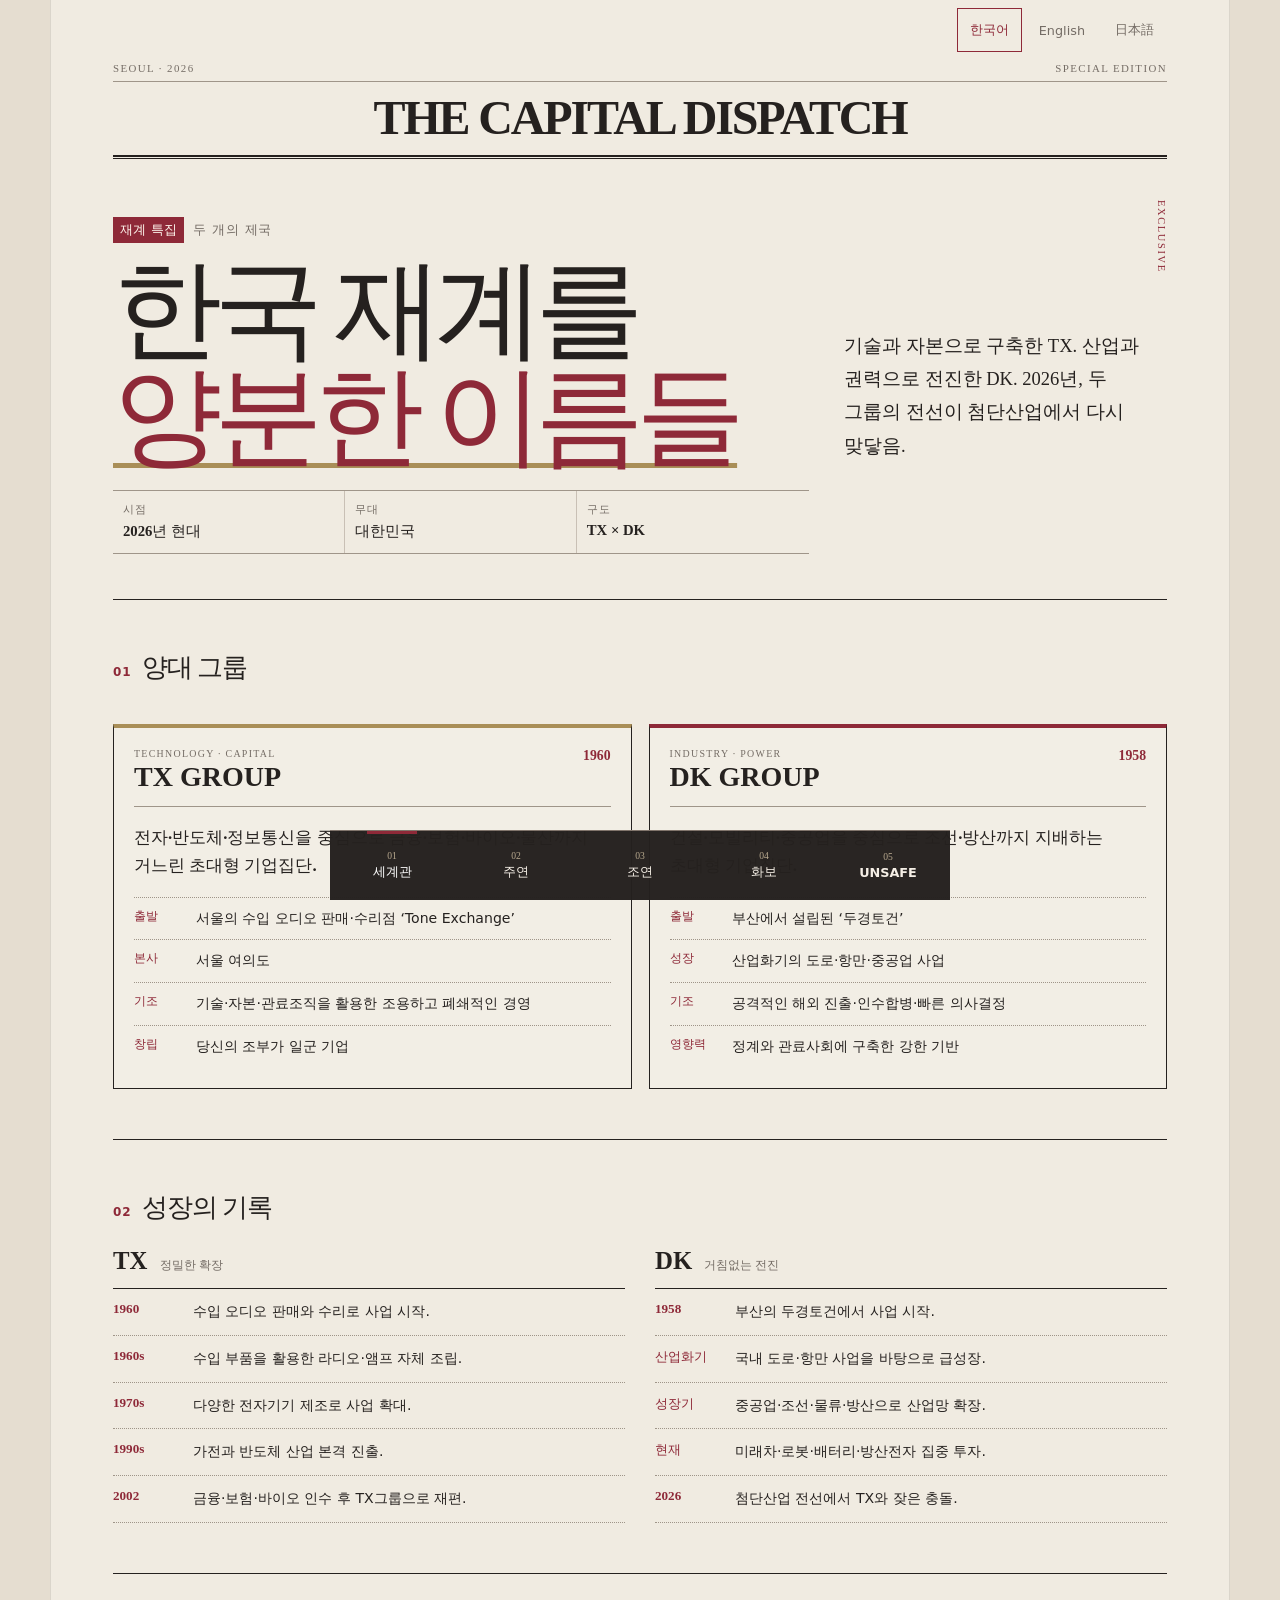
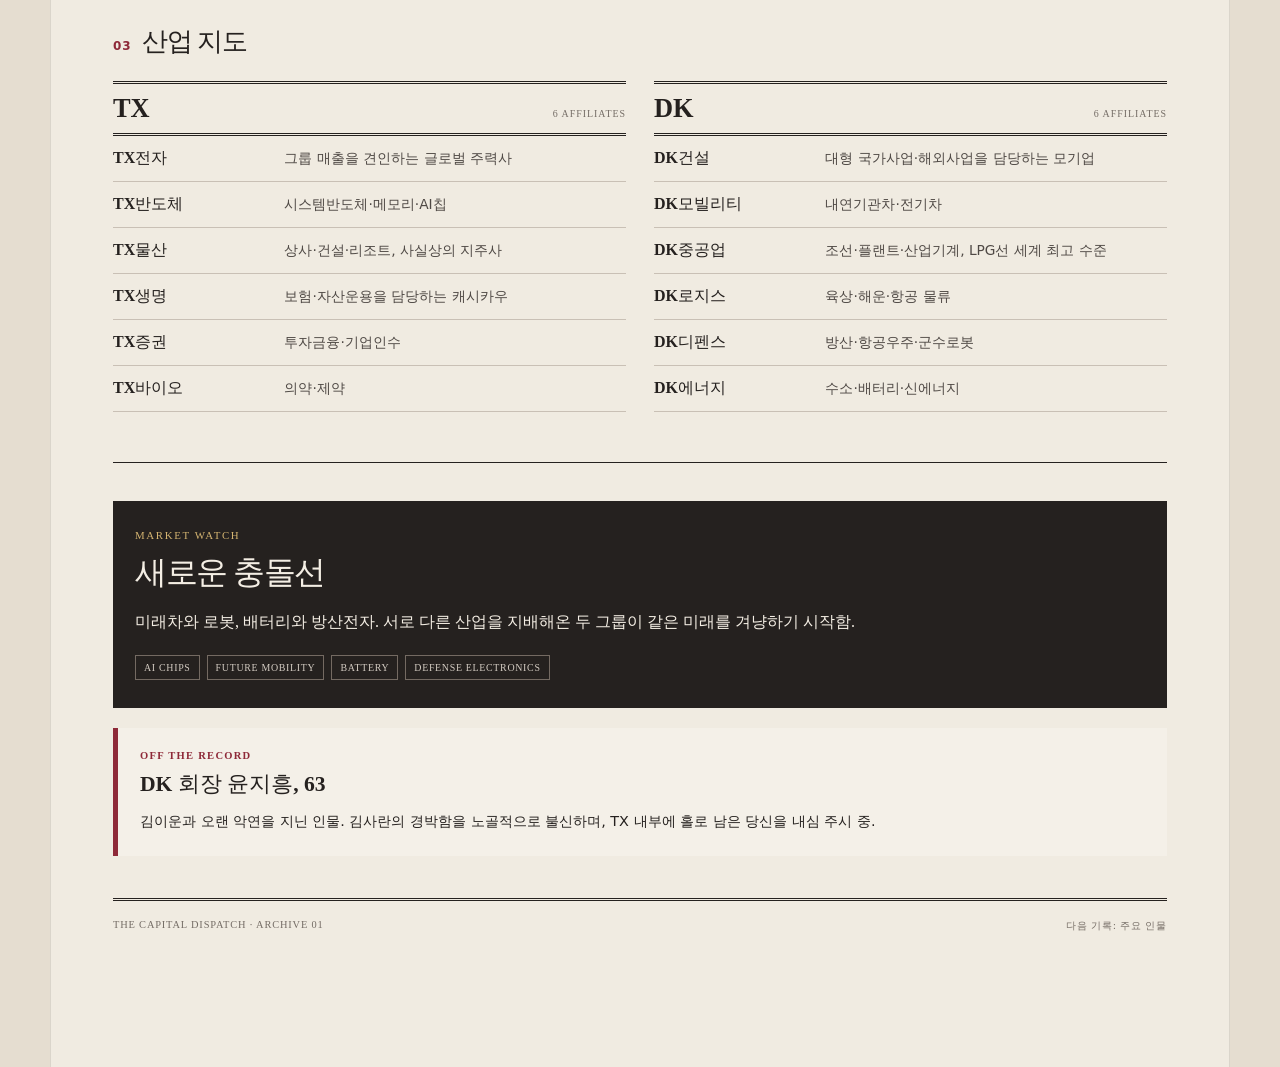
<file: index.html>
<!doctype html>
<html lang="ko">
<head>
  <meta charset="utf-8">
  <meta name="viewport" content="width=device-width, initial-scale=1, viewport-fit=cover">
  <meta name="theme-color" content="#eee8dd">
  <meta name="description" content="2026년 한국 재계를 양분한 TX그룹과 DK그룹의 역사와 계열사를 담은 RP 세계관 안내.">
  <title>적뿐인 집안엔 내 편이 없다 | 세계관</title>
  <link rel="icon" href="favicon.svg" type="image/svg+xml">
  <link rel="stylesheet" href="styles.css">
  <script src="translations.js" defer></script>
  <script src="language.js" defer></script>
</head>
<body>
  <a class="skip-link" href="#main">본문으로 이동</a>

  <header class="masthead" aria-label="특집 제호">
    <div class="masthead__meta">
      <span>SEOUL · 2026</span>
      <span>SPECIAL EDITION</span>
    </div>
    <div class="masthead__name">THE CAPITAL DISPATCH</div>
    <div class="masthead__rule" aria-hidden="true"></div>
  </header>

  <main id="main">
    <article class="lead-story">
      <p class="kicker"><span>재계 특집</span> 두 개의 제국</p>
      <h1>한국 재계를<br><em>양분한 이름들</em></h1>
      <p class="lead-story__summary">
        기술과 자본으로 구축한 TX.
        산업과 권력으로 전진한 DK.
        2026년, 두 그룹의 전선이 첨단산업에서 다시 맞닿음.
      </p>
      <dl class="edition-data" aria-label="세계관 기본 정보">
        <div><dt>시점</dt><dd>2026년 현대</dd></div>
        <div><dt>무대</dt><dd>대한민국</dd></div>
        <div><dt>구도</dt><dd>TX × DK</dd></div>
      </dl>
    </article>

    <section class="empire-grid" aria-labelledby="empire-title">
      <h2 id="empire-title" class="section-heading">
        <span>01</span> 양대 그룹
      </h2>

      <article class="group-card group-card--tx">
        <header class="group-card__header">
          <div>
            <p class="group-card__eyebrow">TECHNOLOGY · CAPITAL</p>
            <h3>TX GROUP</h3>
          </div>
          <span class="founding-year">1960</span>
        </header>
        <p class="group-card__lead">
          전자·반도체·정보통신을 중심으로 금융·보험·바이오·물산까지 거느린 초대형 기업집단.
        </p>
        <ul class="fact-list">
          <li><b>출발</b><span>서울의 수입 오디오 판매·수리점 ‘Tone Exchange’</span></li>
          <li><b>본사</b><span>서울 여의도</span></li>
          <li><b>기조</b><span>기술·자본·관료조직을 활용한 조용하고 폐쇄적인 경영</span></li>
          <li><b>창립</b><span>당신의 조부가 일군 기업</span></li>
        </ul>
      </article>

      <article class="group-card group-card--dk">
        <header class="group-card__header">
          <div>
            <p class="group-card__eyebrow">INDUSTRY · POWER</p>
            <h3>DK GROUP</h3>
          </div>
          <span class="founding-year">1958</span>
        </header>
        <p class="group-card__lead">
          건설·모빌리티·중공업을 중심으로 조선·방산까지 지배하는 초대형 기업집단.
        </p>
        <ul class="fact-list">
          <li><b>출발</b><span>부산에서 설립된 ‘두경토건’</span></li>
          <li><b>성장</b><span>산업화기의 도로·항만·중공업 사업</span></li>
          <li><b>기조</b><span>공격적인 해외 진출·인수합병·빠른 의사결정</span></li>
          <li><b>영향력</b><span>정계와 관료사회에 구축한 강한 기반</span></li>
        </ul>
      </article>
    </section>

    <section class="history" aria-labelledby="history-title">
      <h2 id="history-title" class="section-heading">
        <span>02</span> 성장의 기록
      </h2>

      <div class="history__columns">
        <article class="timeline">
          <h3>TX <small>정밀한 확장</small></h3>
          <ol>
            <li><time>1960</time><p>수입 오디오 판매와 수리로 사업 시작.</p></li>
            <li><time>1960s</time><p>수입 부품을 활용한 라디오·앰프 자체 조립.</p></li>
            <li><time>1970s</time><p>다양한 전자기기 제조로 사업 확대.</p></li>
            <li><time>1990s</time><p>가전과 반도체 산업 본격 진출.</p></li>
            <li><time>2002</time><p>금융·보험·바이오 인수 후 TX그룹으로 재편.</p></li>
          </ol>
        </article>

        <article class="timeline">
          <h3>DK <small>거침없는 전진</small></h3>
          <ol>
            <li><time>1958</time><p>부산의 두경토건에서 사업 시작.</p></li>
            <li><time>산업화기</time><p>국내 도로·항만 사업을 바탕으로 급성장.</p></li>
            <li><time>성장기</time><p>중공업·조선·물류·방산으로 산업망 확장.</p></li>
            <li><time>현재</time><p>미래차·로봇·배터리·방산전자 집중 투자.</p></li>
            <li><time>2026</time><p>첨단산업 전선에서 TX와 잦은 충돌.</p></li>
          </ol>
        </article>
      </div>
    </section>

    <section class="affiliates" aria-labelledby="affiliate-title">
      <h2 id="affiliate-title" class="section-heading">
        <span>03</span> 산업 지도
      </h2>

      <div class="affiliate-columns">
        <article>
          <header class="affiliate-columns__header">
            <h3>TX</h3><span>6 AFFILIATES</span>
          </header>
          <dl class="affiliate-list">
            <div><dt>TX전자</dt><dd>그룹 매출을 견인하는 글로벌 주력사</dd></div>
            <div><dt>TX반도체</dt><dd>시스템반도체·메모리·AI칩</dd></div>
            <div><dt>TX물산</dt><dd>상사·건설·리조트, 사실상의 지주사</dd></div>
            <div><dt>TX생명</dt><dd>보험·자산운용을 담당하는 캐시카우</dd></div>
            <div><dt>TX증권</dt><dd>투자금융·기업인수</dd></div>
            <div><dt>TX바이오</dt><dd>의약·제약</dd></div>
          </dl>
        </article>

        <article>
          <header class="affiliate-columns__header">
            <h3>DK</h3><span>6 AFFILIATES</span>
          </header>
          <dl class="affiliate-list">
            <div><dt>DK건설</dt><dd>대형 국가사업·해외사업을 담당하는 모기업</dd></div>
            <div><dt>DK모빌리티</dt><dd>내연기관차·전기차</dd></div>
            <div><dt>DK중공업</dt><dd>조선·플랜트·산업기계, LPG선 세계 최고 수준</dd></div>
            <div><dt>DK로지스</dt><dd>육상·해운·항공 물류</dd></div>
            <div><dt>DK디펜스</dt><dd>방산·항공우주·군수로봇</dd></div>
            <div><dt>DK에너지</dt><dd>수소·배터리·신에너지</dd></div>
          </dl>
        </article>
      </div>
    </section>

    <section class="fault-line" aria-labelledby="fault-title">
      <div class="fault-line__label">MARKET WATCH</div>
      <h2 id="fault-title">새로운 충돌선</h2>
      <p>
        미래차와 로봇, 배터리와 방산전자.
        서로 다른 산업을 지배해온 두 그룹이 같은 미래를 겨냥하기 시작함.
      </p>
      <ul aria-label="충돌 산업">
        <li>AI CHIPS</li>
        <li>FUTURE MOBILITY</li>
        <li>BATTERY</li>
        <li>DEFENSE ELECTRONICS</li>
      </ul>
    </section>

    <aside class="chairman-note" aria-labelledby="chairman-title">
      <p class="chairman-note__mark">OFF THE RECORD</p>
      <h2 id="chairman-title">DK 회장 윤지흥, 63</h2>
      <p>
        김이운과 오랜 악연을 지닌 인물.
        김사란의 경박함을 노골적으로 불신하며, TX 내부에 홀로 남은 당신을 내심 주시 중.
      </p>
    </aside>
  </main>

  <footer class="page-footer">
    <p>THE CAPITAL DISPATCH · ARCHIVE 01</p>
    <p>다음 기록: 주요 인물</p>
  </footer>

  <nav class="bottom-nav" aria-label="페이지 탐색">
    <a href="index.html" aria-current="page"><b>01</b><span>세계관</span></a>
    <a href="leads.html"><b>02</b><span>주연</span></a>
    <a href="supporting.html"><b>03</b><span>조연</span></a>
    <a href="gallery.html"><b>04</b><span>화보</span></a>
    <a href="unsafe.html"><b>05</b><span>UNSAFE</span></a>
  </nav>
</body>
</html>
</file>
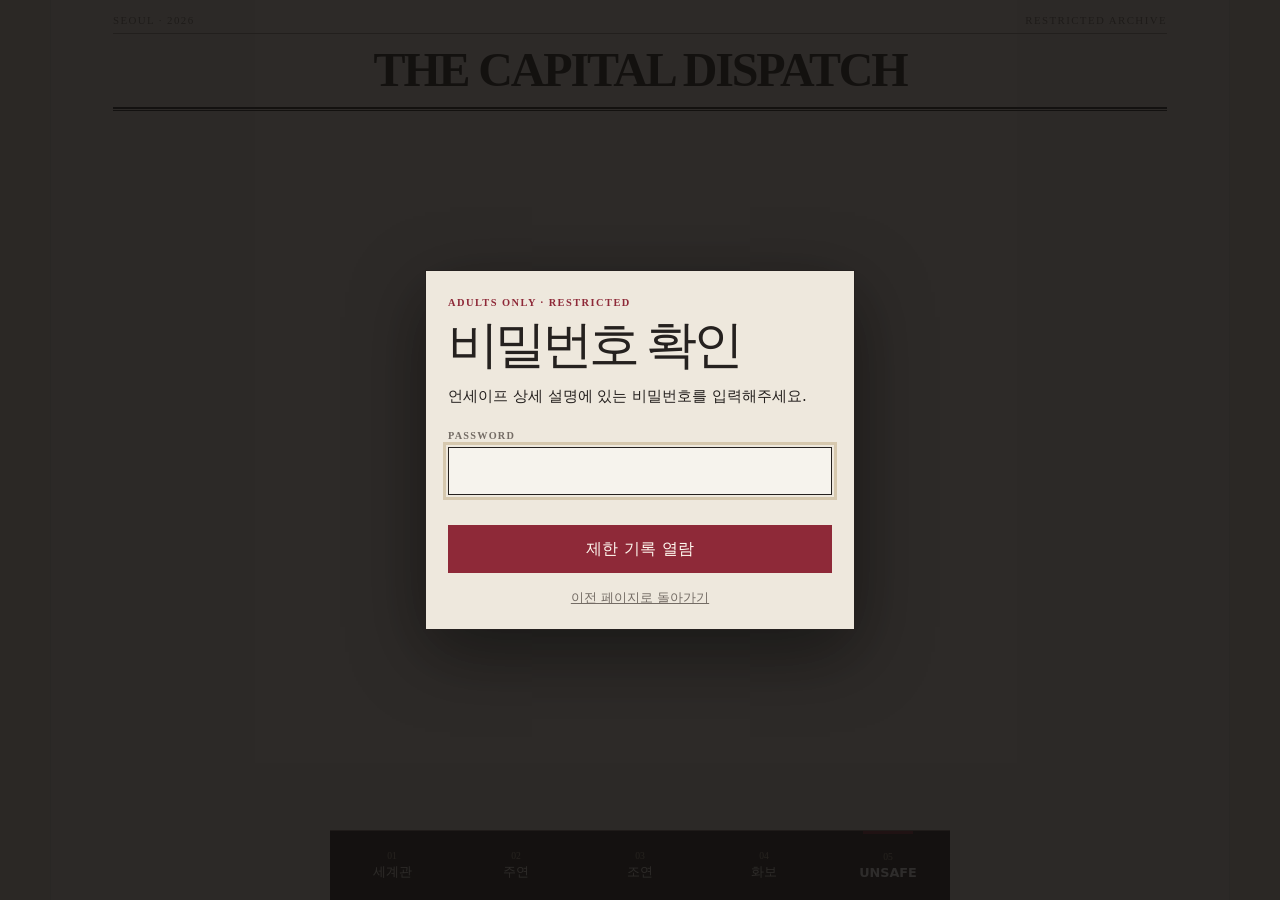
<file: unsafe.html>
<!doctype html>
<html lang="ko">
<head>
  <meta charset="utf-8">
  <meta name="viewport" content="width=device-width, initial-scale=1, viewport-fit=cover">
  <meta name="theme-color" content="#25211f">
  <meta name="description" content="성인 이용자를 위한 제한 열람 이미지 아카이브.">
  <title>적뿐인 집안엔 내 편이 없다 | UNSAFE</title>
  <link rel="icon" href="favicon.svg" type="image/svg+xml">
  <link rel="stylesheet" href="styles.css">
  <script src="unsafe.js" defer></script>
</head>
<body class="restricted-page is-locked">
  <a class="skip-link" href="#main">본문으로 이동</a>

  <header class="masthead" aria-label="특집 제호">
    <div class="masthead__meta">
      <span>SEOUL · 2026</span>
      <span>RESTRICTED ARCHIVE</span>
    </div>
    <div class="masthead__name">THE CAPITAL DISPATCH</div>
    <div class="masthead__rule" aria-hidden="true"></div>
  </header>

  <main id="main" class="restricted-content" hidden>
    <article class="people-lead restricted-lead">
      <p class="kicker"><span>성인 전용</span> 제한 열람 기록</p>
      <h1>공개되지 않은<br><em>사적인 기록</em></h1>
      <p>
        비밀번호 확인을 마친 성인 이용자만 열람 가능한 이미지 아카이브.
        수록 이미지는 원본 비율 그대로 제공됨.
      </p>
    </article>

    <section class="archive-section archive-section--itae" aria-labelledby="unsafe-itae">
      <header class="archive-heading">
        <div><p>RESTRICTED Y · 12—20</p><h2 id="unsafe-itae">윤이태</h2></div>
        <span>AUTHORIZED ACCESS</span>
      </header>
      <div class="image-archive" id="unsafe-itae-images"></div>
    </section>

    <section class="archive-section archive-section--mugyeong" aria-labelledby="unsafe-mugyeong">
      <header class="archive-heading">
        <div><p>RESTRICTED C · 12—20</p><h2 id="unsafe-mugyeong">차무경</h2></div>
        <span>AUTHORIZED ACCESS</span>
      </header>
      <div class="image-archive" id="unsafe-mugyeong-images"></div>
    </section>
  </main>

  <footer class="page-footer restricted-content" hidden>
    <p>THE CAPITAL DISPATCH · ARCHIVE 05</p>
    <p>RESTRICTED MATERIAL</p>
  </footer>

  <dialog class="password-dialog" id="password-dialog" aria-labelledby="password-title" aria-describedby="password-guide">
    <form method="dialog" id="password-form">
      <p class="password-dialog__mark">ADULTS ONLY · RESTRICTED</p>
      <h1 id="password-title">비밀번호 확인</h1>
      <p id="password-guide">언세이프 상세 설명에 있는 비밀번호를 입력해주세요.</p>
      <label for="archive-password">PASSWORD</label>
      <input id="archive-password" name="password" type="password" autocomplete="off" required>
      <p class="password-dialog__error" id="password-error" role="alert" aria-live="polite"></p>
      <button type="submit">제한 기록 열람</button>
      <a href="gallery.html">이전 페이지로 돌아가기</a>
    </form>
  </dialog>

  <nav class="bottom-nav" aria-label="페이지 탐색">
    <a href="index.html"><b>01</b><span>세계관</span></a>
    <a href="leads.html"><b>02</b><span>주연</span></a>
    <a href="supporting.html"><b>03</b><span>조연</span></a>
    <a href="gallery.html"><b>04</b><span>화보</span></a>
    <a href="unsafe.html" aria-current="page"><b>05</b><span>UNSAFE</span></a>
  </nav>
</body>
</html>
</file>
<file: styles.css>
:root {
  color-scheme: light;
  --paper: #eee8dd;
  --paper-deep: #e5ddd0;
  --ink: #25211f;
  --muted: #746c65;
  --rule: #9f9589;
  --rule-light: #c9c0b5;
  --wine: #8e2938;
  --gold: #a98e57;
  --nav-height: 70px;
  font-family: system-ui, -apple-system, BlinkMacSystemFont, "Apple SD Gothic Neo", "Malgun Gothic", sans-serif;
  font-synthesis: none;
}

* { box-sizing: border-box; }

html {
  background: var(--paper-deep);
  scroll-behavior: auto;
}

body {
  width: min(100%, 1180px);
  min-height: 100vh;
  margin: 0 auto;
  padding: 0 18px calc(var(--nav-height) + env(safe-area-inset-bottom) + 34px);
  color: var(--ink);
  background:
    linear-gradient(rgba(255,255,255,.12), rgba(255,255,255,.12)),
    var(--paper);
  border-inline: 1px solid rgba(75, 66, 58, .13);
  text-rendering: optimizeLegibility;
  overflow-wrap: break-word;
}

a { color: inherit; }

.skip-link {
  position: fixed;
  z-index: 100;
  left: 12px;
  top: 12px;
  padding: 10px 14px;
  color: white;
  background: var(--ink);
  transform: translateY(-160%);
}

.skip-link:focus { transform: none; }

.masthead {
  padding: 14px 0 0;
  border-bottom: 3px double var(--ink);
}

.masthead__meta {
  display: flex;
  justify-content: space-between;
  gap: 16px;
  padding-bottom: 7px;
  color: var(--muted);
  font-family: Georgia, "Times New Roman", serif;
  font-size: .68rem;
  letter-spacing: .13em;
}

.masthead__name {
  padding: 8px 0 10px;
  border-top: 1px solid var(--rule);
  font-family: Georgia, "Times New Roman", "Batang", serif;
  font-size: clamp(1.45rem, 6.5vw, 3rem);
  font-weight: 700;
  letter-spacing: -.045em;
  text-align: center;
}

.masthead__rule { border-top: 1px solid var(--ink); }

main { display: block; }

.lead-story {
  position: relative;
  padding: 38px 0 32px;
  border-bottom: 1px solid var(--ink);
}

.lead-story::after {
  content: "EXCLUSIVE";
  position: absolute;
  right: 0;
  top: 41px;
  color: var(--wine);
  font-family: Georgia, serif;
  font-size: .65rem;
  letter-spacing: .16em;
  writing-mode: vertical-rl;
}

.kicker {
  display: flex;
  align-items: center;
  gap: 9px;
  margin: 0 34px 14px 0;
  color: var(--muted);
  font-size: .82rem;
  font-weight: 700;
  letter-spacing: .06em;
}

.kicker span {
  padding: 4px 7px;
  color: #fff8ef;
  background: var(--wine);
  letter-spacing: 0;
}

h1, h2, h3, p { margin-top: 0; }

h1 {
  max-width: 12ch;
  margin-bottom: 20px;
  font-family: Georgia, "Times New Roman", "Batang", serif;
  font-size: clamp(2.6rem, 12vw, 6.8rem);
  line-height: .98;
  letter-spacing: -.075em;
  word-break: keep-all;
}

h1 em {
  color: var(--wine);
  font-style: normal;
  text-decoration: underline;
  text-decoration-color: var(--gold);
  text-decoration-thickness: .05em;
  text-underline-offset: .09em;
}

.lead-story__summary {
  max-width: 580px;
  margin-bottom: 27px;
  font-family: Georgia, "Times New Roman", "Batang", serif;
  font-size: 1.06rem;
  line-height: 1.8;
  word-break: keep-all;
}

.edition-data {
  display: grid;
  grid-template-columns: repeat(3, minmax(0, 1fr));
  margin: 0;
  border-block: 1px solid var(--rule);
}

.edition-data div {
  padding: 12px 10px;
  border-right: 1px solid var(--rule-light);
}

.edition-data div:last-child { border-right: 0; }
.edition-data dt { color: var(--muted); font-size: .68rem; font-weight: 800; letter-spacing: .08em; }
.edition-data dd { margin: 5px 0 0; font-family: Georgia, "Batang", serif; font-size: .92rem; font-weight: 700; }

section { padding: 38px 0; border-bottom: 1px solid var(--ink); }

.section-heading {
  display: flex;
  align-items: baseline;
  gap: 10px;
  margin-bottom: 22px;
  font-family: Georgia, "Times New Roman", "Batang", serif;
  font-size: 1.65rem;
  letter-spacing: -.04em;
}

.section-heading span {
  color: var(--wine);
  font-family: system-ui, sans-serif;
  font-size: .75rem;
  letter-spacing: .08em;
}

.empire-grid { display: grid; gap: 17px; }
.empire-grid > .section-heading { grid-column: 1 / -1; }

.group-card {
  padding: 20px;
  border: 1px solid var(--ink);
  background: rgba(255,255,255,.14);
}

.group-card--dk { border-top-color: var(--wine); border-top-width: 4px; }
.group-card--tx { border-top-color: var(--gold); border-top-width: 4px; }

.group-card__header {
  display: flex;
  align-items: start;
  justify-content: space-between;
  gap: 14px;
  padding-bottom: 15px;
  border-bottom: 1px solid var(--rule);
}

.group-card__eyebrow {
  margin-bottom: 4px;
  color: var(--muted);
  font-family: Georgia, serif;
  font-size: .62rem;
  letter-spacing: .13em;
}

.group-card h3 {
  margin: 0;
  font-family: Georgia, "Times New Roman", serif;
  font-size: 1.75rem;
  line-height: 1;
}

.founding-year {
  color: var(--wine);
  font-family: Georgia, serif;
  font-size: .86rem;
  font-weight: 700;
}

.group-card__lead {
  margin: 17px 0;
  font-family: Georgia, "Batang", serif;
  font-size: 1.05rem;
  font-weight: 700;
  line-height: 1.65;
  word-break: keep-all;
}

.fact-list { display: grid; gap: 0; margin: 0; padding: 0; list-style: none; }
.fact-list li { display: grid; grid-template-columns: 52px 1fr; gap: 10px; padding: 10px 0; border-top: 1px dotted var(--rule); font-size: .88rem; line-height: 1.55; }
.fact-list b { color: var(--wine); font-size: .72rem; letter-spacing: .04em; }

.history__columns { display: grid; gap: 30px; }
.timeline h3 { margin-bottom: 13px; font-family: Georgia, serif; font-size: 1.55rem; }
.timeline h3 small { margin-left: 6px; color: var(--muted); font-family: inherit; font-size: .72rem; font-weight: 400; }
.timeline ol { margin: 0; padding: 0; list-style: none; border-top: 1px solid var(--ink); }
.timeline li { display: grid; grid-template-columns: 68px 1fr; gap: 12px; padding: 12px 0; border-bottom: 1px dotted var(--rule); }
.timeline time { color: var(--wine); font-family: Georgia, serif; font-size: .82rem; font-weight: 700; }
.timeline p { margin: 0; font-size: .88rem; line-height: 1.55; }

.affiliate-columns { display: grid; gap: 28px; }
.affiliate-columns__header { display: flex; align-items: baseline; justify-content: space-between; padding: 9px 0; border-block: 3px double var(--ink); }
.affiliate-columns__header h3 { margin: 0; font-family: Georgia, serif; font-size: 1.65rem; }
.affiliate-columns__header span { color: var(--muted); font-family: Georgia, serif; font-size: .62rem; letter-spacing: .1em; }
.affiliate-list { margin: 0; }
.affiliate-list div { display: grid; grid-template-columns: minmax(95px, .7fr) 1.5fr; gap: 12px; padding: 12px 0; border-bottom: 1px solid var(--rule-light); }
.affiliate-list dt { font-family: Georgia, "Batang", serif; font-weight: 700; }
.affiliate-list dd { margin: 0; color: #4f4945; font-size: .86rem; line-height: 1.5; }

.fault-line {
  margin-top: 38px;
  padding: 28px 22px;
  color: #f4eee4;
  background: var(--ink);
  border: 0;
}

.fault-line__label { margin-bottom: 10px; color: #d4b471; font-family: Georgia, serif; font-size: .68rem; letter-spacing: .15em; }
.fault-line h2 { margin-bottom: 13px; font-family: Georgia, "Batang", serif; font-size: 2rem; letter-spacing: -.045em; }
.fault-line p { margin-bottom: 20px; font-family: Georgia, "Batang", serif; line-height: 1.7; word-break: keep-all; }
.fault-line ul { display: flex; flex-wrap: wrap; gap: 7px; margin: 0; padding: 0; list-style: none; }
.fault-line li { padding: 6px 8px; border: 1px solid #746a62; color: #d4ccc3; font-family: Georgia, serif; font-size: .62rem; letter-spacing: .07em; }

.chairman-note {
  margin: 20px 0 42px;
  padding: 22px;
  border-left: 5px solid var(--wine);
  background: rgba(255,255,255,.22);
}

.chairman-note__mark { margin-bottom: 8px; color: var(--wine); font-family: Georgia, serif; font-size: .66rem; font-weight: 700; letter-spacing: .12em; }
.chairman-note h2 { margin-bottom: 11px; font-family: Georgia, "Batang", serif; font-size: 1.35rem; }
.chairman-note p:last-child { margin: 0; font-size: .9rem; line-height: 1.7; word-break: keep-all; }

.page-footer {
  display: flex;
  justify-content: space-between;
  gap: 18px;
  padding: 18px 0 30px;
  border-top: 3px double var(--ink);
  color: var(--muted);
  font-family: Georgia, serif;
  font-size: .65rem;
  letter-spacing: .08em;
}

.page-footer p { margin: 0; }

.bottom-nav {
  position: fixed;
  z-index: 50;
  left: 50%;
  bottom: 0;
  display: grid;
  grid-template-columns: repeat(5, 1fr);
  width: min(100%, 620px);
  height: calc(var(--nav-height) + env(safe-area-inset-bottom));
  padding-bottom: env(safe-area-inset-bottom);
  color: #f5efe6;
  background: rgba(37, 33, 31, .98);
  border-top: 1px solid #81756c;
  transform: translateX(-50%);
}

.bottom-nav > * {
  display: flex;
  flex-direction: column;
  align-items: center;
  justify-content: center;
  min-width: 0;
  min-height: 44px;
  text-decoration: none;
}

.bottom-nav b { color: #b7a88e; font-family: Georgia, serif; font-size: .6rem; font-weight: 400; }
.bottom-nav span span, .bottom-nav a span { margin-top: 3px; font-size: clamp(.62rem, 2.8vw, .8rem); font-weight: 700; white-space: nowrap; }
.bottom-nav [aria-current="page"] { position: relative; color: white; }
.bottom-nav [aria-current="page"]::before { content: ""; position: absolute; left: 30%; right: 30%; top: 0; height: 3px; background: var(--wine); }
.bottom-nav [aria-disabled="true"] { color: #817a74; }

.people-lead {
  padding: 38px 0 34px;
  border-bottom: 3px double var(--ink);
}

.people-lead h1 { margin-bottom: 18px; }

.people-lead > p:last-child {
  max-width: 590px;
  margin-bottom: 0;
  font-family: Georgia, "Times New Roman", "Batang", serif;
  font-size: 1.03rem;
  line-height: 1.8;
  word-break: keep-all;
}

.profile {
  padding: 38px 0 46px;
  border-bottom: 1px solid var(--ink);
}

.profile__headline {
  display: flex;
  align-items: center;
  justify-content: space-between;
  gap: 18px;
  padding: 8px 0;
  border-block: 1px solid var(--ink);
  font-family: Georgia, "Times New Roman", serif;
  font-size: .64rem;
  letter-spacing: .13em;
}

.profile__headline p { margin: 0; }
.profile__headline span { color: var(--wine); font-weight: 700; }

.profile__hero {
  display: grid;
  gap: 24px;
  padding: 22px 0 28px;
}

.portrait-mount {
  display: grid;
  place-items: center;
  aspect-ratio: 2 / 3;
  max-height: 650px;
  border: 1px solid var(--ink);
  background:
    linear-gradient(145deg, rgba(181,154,97,.12), transparent 42%),
    repeating-linear-gradient(0deg, transparent 0 34px, rgba(37,33,31,.045) 34px 35px),
    rgba(255,255,255,.14);
}

.portrait-mount span {
  color: rgba(37,33,31,.18);
  font-family: Georgia, serif;
  font-size: clamp(5rem, 28vw, 11rem);
  font-weight: 700;
  letter-spacing: -.1em;
}

.portrait-mount small {
  align-self: end;
  margin-bottom: 18px;
  color: var(--muted);
  font-family: Georgia, serif;
  font-size: .6rem;
  letter-spacing: .14em;
}

.portrait-mount--image {
  display: flex;
  aspect-ratio: 2 / 3;
  margin: 0;
  padding: 0;
  overflow: hidden;
}

.portrait-mount--image img {
  display: block;
  width: 100%;
  height: 100%;
  object-fit: contain;
}

.profile__hero .portrait-mount--image {
  aspect-ratio: 3 / 2;
  max-height: none;
}

.portrait-mount--itae { border-top: 4px solid var(--wine); }
.portrait-mount--mugyeong { border-top: 4px solid var(--gold); }

.profile__identity { align-self: end; }

.profile__position {
  margin-bottom: 8px;
  color: var(--wine);
  font-size: .76rem;
  font-weight: 800;
  letter-spacing: .02em;
}

.profile__identity h2 {
  margin: 0;
  font-family: Georgia, "Times New Roman", "Batang", serif;
  font-size: clamp(3.1rem, 15vw, 6.2rem);
  line-height: .98;
  letter-spacing: -.08em;
}

.profile__roman {
  margin: 10px 0 18px;
  color: var(--muted);
  font-family: Georgia, serif;
  font-size: .7rem;
  letter-spacing: .14em;
}

.profile-badges {
  display: grid;
  grid-template-columns: repeat(2, minmax(0, 1fr));
  margin: 0 0 20px;
  padding: 0;
  border-block: 1px solid var(--rule);
  list-style: none;
}

.profile-badges li {
  padding: 10px 8px;
  border-right: 1px solid var(--rule-light);
  border-bottom: 1px solid var(--rule-light);
  font-family: Georgia, "Batang", serif;
  font-size: .86rem;
}

.profile-badges li:nth-child(2n) { border-right: 0; }
.profile-badges li:nth-last-child(-n+2) { border-bottom: 0; }
.profile-badges b { display: block; margin-bottom: 3px; color: var(--gold); font-family: system-ui, sans-serif; font-size: .62rem; letter-spacing: .08em; }

.profile__dek {
  margin: 0;
  font-family: Georgia, "Times New Roman", "Batang", serif;
  font-size: 1.08rem;
  font-weight: 700;
  line-height: 1.7;
  word-break: keep-all;
}

.record-grid { display: grid; gap: 14px; }

.record-block {
  padding: 20px;
  border: 1px solid var(--ink);
}

.record-block--private {
  color: #f5eee4;
  background: var(--ink);
}

.record-label {
  margin-bottom: 7px;
  color: var(--wine);
  font-family: Georgia, serif;
  font-size: .65rem;
  font-weight: 700;
  letter-spacing: .14em;
}

.record-block--private .record-label { color: #d4b471; }
.record-block h3 { margin-bottom: 14px; font-family: Georgia, "Batang", serif; font-size: 1.35rem; }
.record-block ul { margin: 0; padding: 0; list-style: none; }
.record-block li { position: relative; padding: 9px 0 9px 16px; border-top: 1px dotted var(--rule); font-size: .88rem; line-height: 1.6; word-break: keep-all; }
.record-block li::before { content: "▪"; position: absolute; left: 0; color: var(--wine); }
.record-block--private li { border-top-color: #625b56; }
.record-block--private li::before { color: #d4b471; }

.profile-columns {
  display: grid;
  gap: 24px;
  padding: 32px 0 24px;
}

.profile-copy h3,
.appearance-file h3 {
  margin-bottom: 11px;
  padding-bottom: 7px;
  border-bottom: 1px solid var(--ink);
  font-family: Georgia, "Batang", serif;
  font-size: 1.25rem;
}

.profile-copy p,
.appearance-file p {
  margin-bottom: 12px;
  font-size: .91rem;
  line-height: 1.75;
  word-break: keep-all;
}

.profile-copy p:last-child,
.appearance-file p:last-child { margin-bottom: 0; }

.appearance-file {
  padding: 20px;
  border-block: 3px double var(--ink);
}

.private-index { padding: 27px 0 0; }
.private-index h3 { margin-bottom: 12px; color: var(--wine); font-family: Georgia, serif; font-size: .72rem; letter-spacing: .14em; }
.private-index dl { display: grid; margin: 0; border-top: 1px solid var(--ink); }
.private-index div { display: grid; grid-template-columns: 68px 1fr; gap: 12px; padding: 11px 0; border-bottom: 1px dotted var(--rule); }
.private-index dt { color: var(--muted); font-size: .72rem; font-weight: 800; }
.private-index dd { margin: 0; font-family: Georgia, "Batang", serif; font-size: .88rem; line-height: 1.5; }

.profile-divider {
  display: flex;
  align-items: center;
  gap: 15px;
  padding: 26px 0;
  color: var(--wine);
  font-family: Georgia, serif;
  font-size: .65rem;
  letter-spacing: .15em;
}

.profile-divider::before,
.profile-divider::after { content: ""; flex: 1; border-top: 1px solid var(--rule); }

.supporting-lead h1 { max-width: 13ch; }

.family-file { padding-bottom: 44px; }

.family-tree {
  position: relative;
  padding: 20px;
  border: 1px solid var(--ink);
  background: rgba(255,255,255,.14);
}

.family-tree__root,
.family-node {
  padding: 13px 10px;
  text-align: center;
  border: 1px solid var(--rule);
  background: var(--paper);
}

.family-tree__root {
  width: min(210px, 72%);
  margin: 0 auto 28px;
  border-top: 3px solid var(--gold);
}

.family-tree__root::after {
  content: "";
  position: absolute;
  left: 50%;
  top: 89px;
  height: 25px;
  border-left: 1px solid var(--rule);
}

.family-tree small,
.family-node small {
  display: block;
  margin-bottom: 4px;
  color: var(--muted);
  font-size: .65rem;
  letter-spacing: .05em;
}

.family-tree strong,
.family-node strong {
  font-family: Georgia, "Batang", serif;
  font-size: 1rem;
}

.family-tree__branches {
  display: grid;
  gap: 12px;
}

.family-branch { display: grid; gap: 7px; }
.family-node--you { border-color: var(--wine); }
.family-node--you strong { color: var(--wine); }
.family-node--child { margin-inline: 18px; border-style: dotted; }
.family-caption { margin: 17px 0 0; color: var(--muted); font-family: Georgia, "Batang", serif; font-size: .85rem; line-height: 1.65; text-align: center; word-break: keep-all; }

.dossier-section { padding-bottom: 46px; }
.dossier-grid { display: grid; gap: 28px; }

.dossier {
  border: 1px solid var(--ink);
  background: rgba(255,255,255,.1);
}

.dossier__strap {
  display: flex;
  align-items: center;
  justify-content: space-between;
  gap: 16px;
  padding: 9px 12px;
  color: #f5eee4;
  background: var(--ink);
  font-family: Georgia, serif;
  font-size: .61rem;
  letter-spacing: .11em;
}

.dossier__strap b { color: #d4b471; }

.dossier__portrait {
  width: 100%;
  max-height: none;
  border: 0;
  border-bottom: 1px solid var(--ink);
}

.dossier--iwun .dossier__portrait,
.dossier--saran .dossier__portrait { border-top: 4px solid var(--wine); }

.dossier__body { padding: 20px; }

.dossier__relation {
  margin-bottom: 7px;
  color: var(--wine);
  font-size: .73rem;
  font-weight: 800;
}

.dossier__body > h3 {
  margin-bottom: 7px;
  font-family: Georgia, "Times New Roman", "Batang", serif;
  font-size: 2.5rem;
  line-height: 1;
  letter-spacing: -.06em;
}

.dossier-badges {
  display: flex;
  flex-wrap: wrap;
  gap: 5px;
  margin: 0 0 17px;
  padding: 0;
  list-style: none;
}

.dossier-badges li {
  padding: 5px 7px;
  border: 1px solid var(--rule);
  font-family: Georgia, "Batang", serif;
  font-size: .7rem;
}

.dossier__headline {
  margin-bottom: 20px;
  padding: 14px 0;
  border-block: 3px double var(--ink);
  font-family: Georgia, "Batang", serif;
  font-size: 1.03rem;
  font-weight: 700;
  line-height: 1.6;
  word-break: keep-all;
}

.dossier-copy { margin-top: 18px; }
.dossier-copy h4 { margin: 0 0 8px; color: var(--muted); font-family: Georgia, "Batang", serif; font-size: .95rem; }
.dossier-copy ul { margin: 0; padding: 0; border-top: 1px solid var(--rule); list-style: none; }
.dossier-copy li { position: relative; padding: 9px 0 9px 14px; border-bottom: 1px dotted var(--rule); font-size: .84rem; line-height: 1.55; word-break: keep-all; }
.dossier-copy li::before { content: "▪"; position: absolute; left: 0; color: var(--gold); }
.dossier-copy--alert h4 { color: var(--wine); }
.dossier-copy--alert li::before { color: var(--wine); }

.appearance-note {
  margin: 19px 0 0;
  padding-top: 12px;
  border-top: 1px solid var(--ink);
  color: #504a45;
  font-family: Georgia, "Batang", serif;
  font-size: .82rem;
  line-height: 1.55;
}

.appearance-note b { margin-right: 7px; color: var(--wine); }

.warning-strip {
  margin: 38px 0 42px;
  padding: 22px;
  color: #f5eee4;
  background: var(--wine);
  text-align: center;
}

.warning-strip p { margin-bottom: 7px; color: #e6cbbb; font-family: Georgia, serif; font-size: .62rem; letter-spacing: .14em; }
.warning-strip strong { font-family: Georgia, "Batang", serif; font-size: 1rem; line-height: 1.6; }

.gallery-lead h1,
.restricted-lead h1 { max-width: 14ch; }

.archive-section { padding-bottom: 46px; }

.archive-heading {
  display: flex;
  align-items: end;
  justify-content: space-between;
  gap: 18px;
  margin-bottom: 18px;
  padding: 10px 0;
  border-block: 3px double var(--ink);
}

.archive-heading p {
  margin-bottom: 4px;
  color: var(--wine);
  font-family: Georgia, "Times New Roman", serif;
  font-size: .66rem;
  font-weight: 700;
  letter-spacing: .13em;
}

.archive-heading h2 {
  margin: 0;
  font-family: Georgia, "Times New Roman", "Batang", serif;
  font-size: clamp(2.1rem, 10vw, 4rem);
  line-height: 1;
  letter-spacing: -.065em;
}

.archive-heading > span {
  padding-bottom: 4px;
  color: var(--muted);
  font-family: Georgia, "Times New Roman", serif;
  font-size: .58rem;
  letter-spacing: .11em;
  text-align: right;
}

.image-archive {
  display: grid;
  grid-template-columns: minmax(0, 1fr);
  gap: 18px;
}

.image-archive figure {
  margin: 0;
  padding: 8px;
  border: 1px solid var(--ink);
  background: rgba(255, 255, 255, .16);
}

.image-archive img {
  display: block;
  width: 100%;
  height: auto;
  border: 0;
  background: var(--paper-deep);
}

.image-archive figcaption {
  padding: 9px 2px 1px;
  color: var(--muted);
  font-family: Georgia, "Times New Roman", serif;
  font-size: .62rem;
  letter-spacing: .13em;
}

.archive-section--itae .archive-heading { border-top-color: var(--wine); }
.archive-section--mugyeong .archive-heading { border-top-color: var(--gold); }

.restricted-page.is-locked {
  overflow: hidden;
}

.password-dialog {
  width: min(calc(100% - 32px), 430px);
  padding: 0;
  color: var(--ink);
  background: var(--paper);
  border: 1px solid var(--ink);
  box-shadow: 0 22px 70px rgba(0, 0, 0, .45);
}

.password-dialog::backdrop {
  background: rgba(18, 15, 14, .88);
}

.password-dialog form { padding: 26px 22px 22px; }

.password-dialog__mark {
  margin-bottom: 12px;
  color: var(--wine);
  font-family: Georgia, "Times New Roman", serif;
  font-size: .65rem;
  font-weight: 700;
  letter-spacing: .14em;
}

.password-dialog h1 {
  margin-bottom: 14px;
  font-size: clamp(2.1rem, 11vw, 3.2rem);
}

.password-dialog #password-guide {
  margin-bottom: 21px;
  font-size: .94rem;
  line-height: 1.65;
  word-break: keep-all;
}

.password-dialog label {
  display: block;
  margin-bottom: 6px;
  color: var(--muted);
  font-family: Georgia, "Times New Roman", serif;
  font-size: .64rem;
  font-weight: 700;
  letter-spacing: .12em;
}

.password-dialog input {
  width: 100%;
  min-height: 48px;
  padding: 10px 12px;
  color: var(--ink);
  background: rgba(255, 255, 255, .45);
  border: 1px solid var(--ink);
  border-radius: 0;
  font: inherit;
}

.password-dialog input:focus {
  outline: 3px solid rgba(169, 142, 87, .35);
  outline-offset: 2px;
}

.password-dialog__error {
  min-height: 1.4em;
  margin: 7px 0 5px;
  color: var(--wine);
  font-size: .82rem;
  font-weight: 700;
}

.password-dialog button {
  width: 100%;
  min-height: 48px;
  padding: 10px 14px;
  color: #fff8ef;
  background: var(--wine);
  border: 0;
  font: inherit;
  font-weight: 800;
  cursor: pointer;
}

.password-dialog a {
  display: block;
  margin-top: 16px;
  color: var(--muted);
  font-size: .82rem;
  text-align: center;
}

@media (min-width: 720px) {
  body { padding-inline: 38px; }
  .lead-story { padding-block: 58px 45px; }
  .lead-story__summary { font-size: 1.16rem; }
  .empire-grid { grid-template-columns: 1fr 1fr; }
  .history__columns, .affiliate-columns { grid-template-columns: 1fr 1fr; }
  section { padding-block: 50px; }
  .people-lead { padding-block: 54px 45px; }
  .profile__hero { grid-template-columns: minmax(250px, .72fr) 1fr; align-items: end; }
  .record-grid, .profile-columns { grid-template-columns: 1fr 1fr; }
  .profile-badges { grid-template-columns: repeat(4, minmax(0, 1fr)); }
  .profile-badges li { border-bottom: 0; }
  .profile-badges li:nth-child(2n) { border-right: 1px solid var(--rule-light); }
  .profile-badges li:last-child { border-right: 0; }
  .family-tree__branches { grid-template-columns: repeat(3, 1fr); align-items: start; }
  .family-tree__root::after { top: 89px; }
  .dossier-grid { grid-template-columns: repeat(2, minmax(0, 1fr)); align-items: start; }
  .image-archive { grid-template-columns: repeat(2, minmax(0, 1fr)); gap: 26px; }
}

@media (min-width: 1050px) {
  body { padding-inline: 62px; }
  .lead-story { display: grid; grid-template-columns: 1.35fr .65fr; column-gap: 60px; align-items: end; }
  .lead-story .kicker, .lead-story h1 { grid-column: 1; }
  .lead-story__summary { grid-column: 2; grid-row: 1 / span 2; align-self: end; margin-bottom: 28px; }
  .edition-data { grid-column: 1 / -1; width: 66%; }
}

@media (prefers-reduced-motion: reduce) {
  *, *::before, *::after { scroll-behavior: auto !important; }
}

/* Compact, dependency-free language controls. No remote fonts or animation. */
.language-switch {
  display: flex;
  justify-content: flex-end;
  flex-wrap: wrap;
  gap: 4px;
  margin: -6px 0 10px;
}
.language-switch button {
  min-height: 44px;
  padding: 8px 12px;
  border: 1px solid transparent;
  border-radius: 0;
  background: transparent;
  color: var(--muted);
  font: inherit;
  font-size: .8rem;
  cursor: pointer;
}
.language-switch button[aria-pressed="true"] {
  border-color: var(--wine);
  color: var(--wine);
  font-weight: 700;
}
.language-switch button:focus-visible { outline: 2px solid var(--wine); outline-offset: 2px; }
.bottom-nav > [hidden] { display: none; }
.restricted-content[hidden] { display: none; }
.bottom-nav--public { grid-template-columns: repeat(4, minmax(0, 1fr)); }
html:lang(en) body { hyphens: auto; }
html:lang(ja) body { font-family: system-ui, -apple-system, "Hiragino Kaku Gothic ProN", "Yu Gothic", Meiryo, sans-serif; }
html:lang(ja) :is(h1, h2, h3, h4, p, li) { word-break: normal; line-break: strict; }
html:not(:lang(ko)) :is(.profile__hero, .record-grid, .profile-columns, .affiliate-columns, .history__columns) > * { min-width: 0; }
html:not(:lang(ko)) .kicker { flex-wrap: wrap; }
html:not(:lang(ko)) .timeline li { grid-template-columns: minmax(0, 100px) minmax(0, 1fr); }
html:not(:lang(ko)) .affiliate-list > div { grid-template-columns: minmax(0, 1fr) minmax(0, 1.5fr); }
html:not(:lang(ko)) .family-node small { white-space: normal; }
html:lang(en) .fact-list li { grid-template-columns: 90px minmax(0, 1fr); }
html:lang(en) .private-index div { grid-template-columns: 100px minmax(0, 1fr); }
html:lang(en) :is(.lead-story h1, .people-lead h1) {
  max-width: none;
  font-size: clamp(2.1rem, 7.5vw, 4.1rem);
  line-height: 1.12;
  hyphens: none;
}
html:lang(en) .profile__identity h2 { font-size: clamp(2rem, 7vw, 3rem); }
</file>
